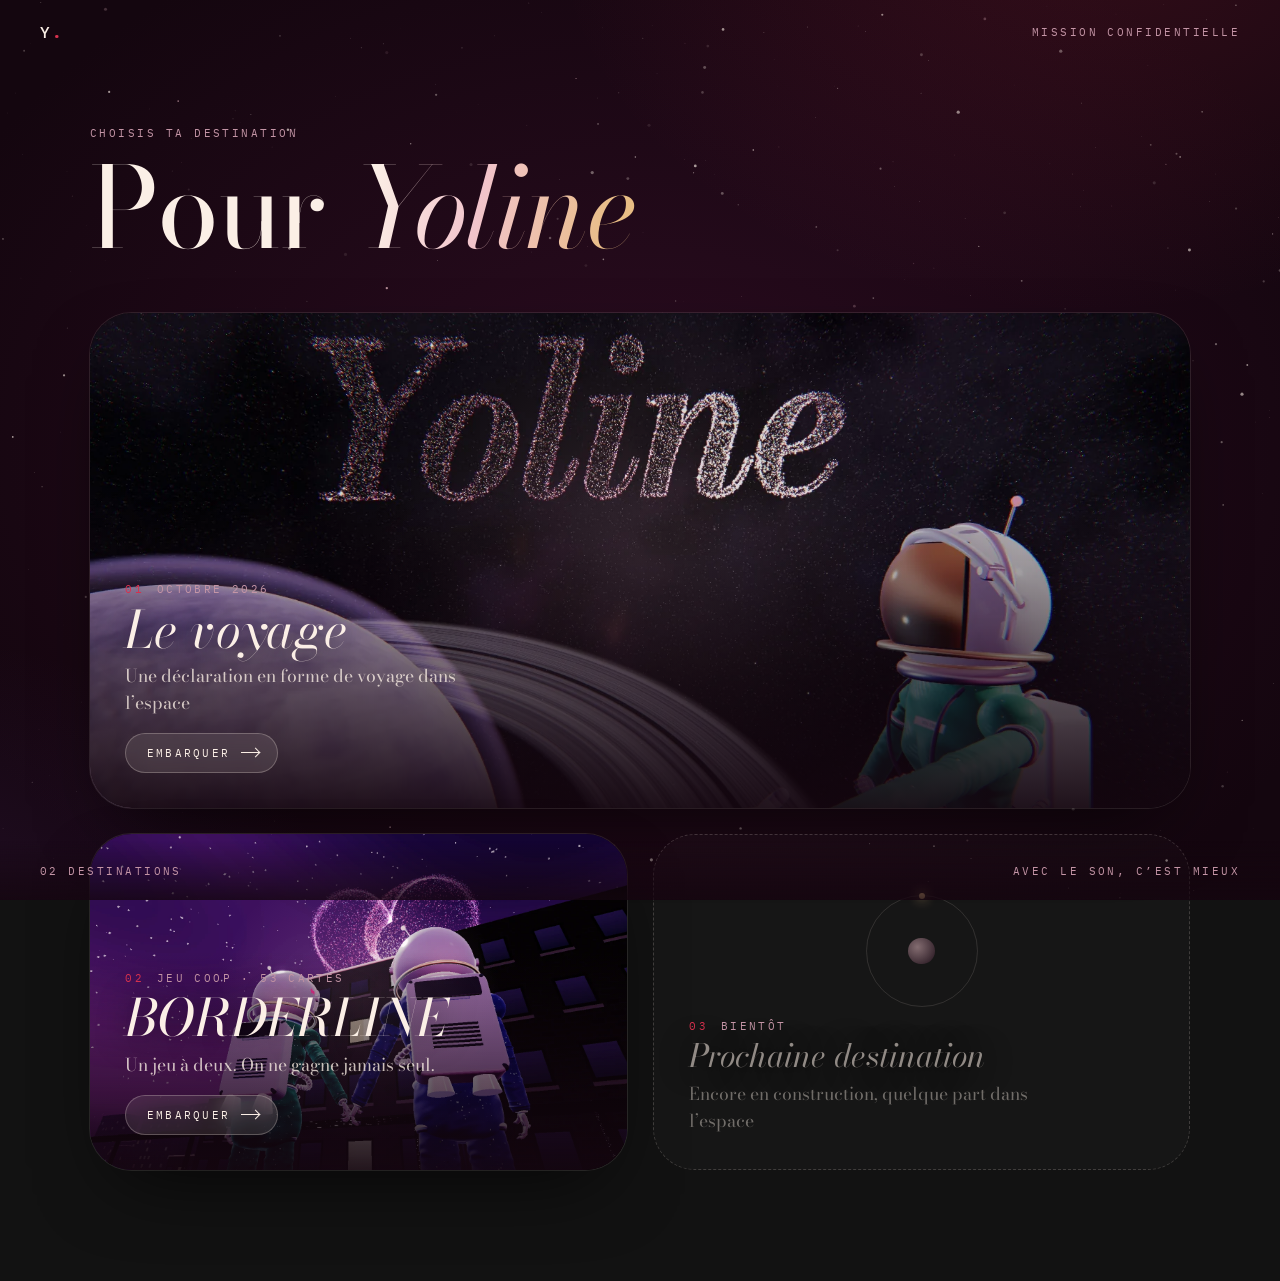
<file: index.html>
<!doctype html>
<html lang="fr">
<head>
<meta charset="utf-8">
<meta name="viewport" content="width=device-width, initial-scale=1, viewport-fit=cover">
<meta name="theme-color" content="#14060f">
<meta name="description" content="Toutes les destinations, rien que pour toi.">
<meta property="og:title" content="Pour Yoline">
<meta property="og:description" content="Choisis ta destination.">
<meta property="og:image" content="launcher/img/og.jpg">
<title>Pour Yoline</title>
<link rel="icon" href="data:image/svg+xml,%3Csvg xmlns='http://www.w3.org/2000/svg' viewBox='0 0 100 100'%3E%3Crect width='100' height='100' rx='22' fill='%2314060f'/%3E%3Cpath fill='%23d8324f' d='M50 82C24 63 12 49 12 34C12 22 21 14 32 14C40 14 46 19 50 26C54 19 60 14 68 14C79 14 88 22 88 34C88 49 76 63 50 82Z'/%3E%3C/svg%3E">
<link rel="preconnect" href="https://fonts.googleapis.com">
<link rel="preconnect" href="https://fonts.gstatic.com" crossorigin>
<link rel="stylesheet" href="https://fonts.googleapis.com/css2?family=Bodoni+Moda:ital,opsz,wght@0,6..96,400..800;1,6..96,400..800&family=IBM+Plex+Mono:wght@400;500&display=swap">
<link rel="stylesheet" href="launcher/style.css">
</head>
<body>

<canvas id="sky" aria-hidden="true"></canvas>

<header class="top">
  <span class="mono">Y<b>.</b></span>
  <span class="label">Mission confidentielle</span>
</header>

<main class="wrap">
  <div class="head">
    <p class="label eyebrow">Choisis ta destination</p>
    <h1 class="title">Pour <em>Yoline</em></h1>
  </div>
  <ul class="grid" id="grid"></ul>
</main>

<footer class="bottom">
  <span class="label" id="count"></span>
  <span class="label">Avec le son, c’est mieux</span>
</footer>

<div id="veil" aria-hidden="true"></div>

<script src="launcher/sites.js"></script>
<script src="launcher/main.js"></script>
</body>
</html>
</file>
<file: launcher/style.css>
:root {
  --ink: #14060f;
  --plum: #2b0c20;
  --wax-hot: #d8324f;
  --blush: #f2c4cc;
  --paper: #fbefe6;
  --gold: #e8bd84;
  --muted: #c495a6;
  --f-display: 'Bodoni Moda', 'Didot', 'Bodoni 72', Georgia, serif;
  --f-mono: 'IBM Plex Mono', ui-monospace, Menlo, Consolas, monospace;
  --expo: cubic-bezier(0.16, 1, 0.3, 1);
  --r: clamp(1.6rem, 4vw, 2.6rem);
  color-scheme: dark;
}

*,
*::before,
*::after {
  box-sizing: border-box;
  margin: 0;
  padding: 0;
}

html,
body {
  min-height: 100%;
}

body {
  background: radial-gradient(60vmax 45vmax at 85% -10%, rgba(216, 50, 79, 0.16), transparent 70%),
    radial-gradient(55vmax 40vmax at -10% 110%, rgba(110, 60, 160, 0.18), transparent 70%),
    radial-gradient(80vmax 60vmax at 50% 50%, var(--plum), var(--ink) 75%);
  background-attachment: fixed;
  color: var(--paper);
  font-family: var(--f-display);
  -webkit-font-smoothing: antialiased;
  overflow-x: hidden;
}

#sky {
  position: fixed;
  inset: 0;
  width: 100%;
  height: 100%;
  pointer-events: none;
}

.label {
  font-family: var(--f-mono);
  font-size: 0.7rem;
  letter-spacing: 0.22em;
  text-transform: uppercase;
  color: var(--muted);
}

.mono {
  font-family: var(--f-mono);
  font-weight: 500;
  letter-spacing: 0.1em;
}

.mono b {
  color: var(--wax-hot);
}

.top,
.bottom {
  position: fixed;
  left: 0;
  right: 0;
  z-index: 3;
  display: flex;
  justify-content: space-between;
  align-items: center;
  padding: 1.4rem clamp(1rem, 4vw, 2.5rem);
  pointer-events: none;
  animation: fade 1.2s var(--expo) both;
}

.top {
  top: 0;
  padding-top: max(1.4rem, env(safe-area-inset-top));
}

.bottom {
  bottom: 0;
  padding-bottom: max(1.4rem, env(safe-area-inset-bottom));
  background: linear-gradient(transparent, rgba(20, 6, 15, 0.8));
}

.wrap {
  position: relative;
  z-index: 2;
  width: min(1180px, 100%);
  margin: 0 auto;
  padding: clamp(6rem, 14vh, 9rem) clamp(1rem, 4vw, 2.5rem) 7rem;
}

.head {
  margin-bottom: clamp(2.2rem, 6vh, 3.6rem);
}

.eyebrow {
  margin-bottom: 1rem;
  animation: rise 1.2s var(--expo) 0.1s both;
}

.title {
  font-weight: 400;
  font-size: clamp(3rem, 11vw, 7rem);
  line-height: 0.92;
  letter-spacing: -0.02em;
  animation: rise 1.4s var(--expo) 0.2s both;
}

.title em {
  font-style: italic;
  background: linear-gradient(100deg, var(--paper) 10%, var(--blush) 45%, var(--gold) 90%);
  -webkit-background-clip: text;
  background-clip: text;
  color: transparent;
}

.grid {
  list-style: none;
  display: grid;
  grid-template-columns: repeat(auto-fill, minmax(min(100%, 22rem), 1fr));
  gap: clamp(1rem, 2.4vw, 1.6rem);
}

.grid li:first-child {
  grid-column: 1 / -1;
}

.bubble {
  --rx: 0deg;
  --ry: 0deg;
  --mx: 50%;
  --my: 50%;
  position: relative;
  display: block;
  aspect-ratio: 16 / 10;
  border-radius: var(--r);
  overflow: hidden;
  isolation: isolate;
  color: inherit;
  text-decoration: none;
  background: var(--ink);
  box-shadow:
    0 0 0 1px rgba(251, 239, 230, 0.1),
    0 30px 80px -30px rgba(0, 0, 0, 0.8);
  transform: perspective(1200px) rotateX(var(--rx)) rotateY(var(--ry));
  transition:
    transform 0.6s var(--expo),
    box-shadow 0.6s var(--expo);
  animation: pop 1.3s var(--expo) var(--d) both;
}

.grid li:first-child .bubble {
  aspect-ratio: 16 / 7.2;
}

a.bubble:hover,
a.bubble:focus-visible {
  box-shadow:
    0 0 0 1px rgba(242, 196, 204, 0.45),
    0 0 60px -10px rgba(216, 50, 79, 0.45),
    0 40px 90px -30px rgba(0, 0, 0, 0.9);
  outline: none;
}

.media {
  position: absolute;
  inset: 0;
  z-index: -2;
}

.media img {
  width: 100%;
  height: 100%;
  object-fit: cover;
  object-position: 60% 40%;
  display: block;
  transform: scale(1.04);
  transition:
    transform 1.6s var(--expo),
    filter 1.6s var(--expo);
  animation: drift 26s ease-in-out infinite alternate;
}

a.bubble:hover .media img {
  transform: scale(1.1);
  filter: brightness(1.08) saturate(1.1);
}

.shade {
  position: absolute;
  inset: 0;
  z-index: -1;
  background: linear-gradient(180deg, rgba(20, 6, 15, 0) 35%, rgba(20, 6, 15, 0.92) 100%),
    radial-gradient(circle at var(--mx) var(--my), rgba(242, 196, 204, 0.16), transparent 45%);
}

.ring {
  position: absolute;
  inset: 0;
  border-radius: inherit;
  pointer-events: none;
  padding: 1px;
  background: linear-gradient(
    140deg,
    rgba(232, 189, 132, 0.7),
    transparent 35%,
    transparent 65%,
    rgba(216, 50, 79, 0.6)
  );
  -webkit-mask:
    linear-gradient(#000 0 0) content-box,
    linear-gradient(#000 0 0);
  -webkit-mask-composite: xor;
  mask-composite: exclude;
  opacity: 0;
  transition: opacity 0.6s var(--expo);
}

a.bubble:hover .ring,
a.bubble:focus-visible .ring {
  opacity: 1;
}

.meta {
  position: absolute;
  left: 0;
  right: 0;
  bottom: 0;
  display: flex;
  flex-direction: column;
  gap: 0.45rem;
  padding: clamp(1.2rem, 3vw, 2.2rem);
}

.row {
  display: flex;
  align-items: center;
  gap: 0.8rem;
  font-family: var(--f-mono);
  font-size: 0.68rem;
  letter-spacing: 0.22em;
  text-transform: uppercase;
}

.num {
  color: var(--wax-hot);
}

.tag {
  color: var(--muted);
}

.name {
  font-size: clamp(1.7rem, 4.4vw, 3.2rem);
  font-style: italic;
  line-height: 1;
  text-shadow: 0 2px 30px rgba(0, 0, 0, 0.6);
}

.sub {
  max-width: 34ch;
  font-size: clamp(0.95rem, 2vw, 1.1rem);
  color: rgba(251, 239, 230, 0.78);
}

.go {
  margin-top: 0.6rem;
  display: inline-flex;
  align-items: center;
  gap: 0.7rem;
  align-self: flex-start;
  padding: 0.75rem 1.15rem 0.75rem 1.3rem;
  border-radius: 999px;
  font-family: var(--f-mono);
  font-size: 0.7rem;
  letter-spacing: 0.2em;
  text-transform: uppercase;
  background: rgba(251, 239, 230, 0.1);
  border: 1px solid rgba(251, 239, 230, 0.25);
  backdrop-filter: blur(10px);
  -webkit-backdrop-filter: blur(10px);
  transition:
    background 0.5s var(--expo),
    color 0.5s var(--expo),
    border-color 0.5s var(--expo);
}

.go i {
  position: relative;
  width: 1.1rem;
  height: 1px;
  background: currentColor;
  transition: transform 0.5s var(--expo);
}

.go i::after {
  content: '';
  position: absolute;
  right: 0;
  top: -3px;
  width: 7px;
  height: 7px;
  border-top: 1px solid currentColor;
  border-right: 1px solid currentColor;
  transform: rotate(45deg);
}

a.bubble:hover .go {
  background: var(--paper);
  border-color: var(--paper);
  color: var(--ink);
}

a.bubble:hover .go i {
  transform: translateX(4px);
}

.soon {
  display: flex;
  background: rgba(251, 239, 230, 0.02);
  box-shadow: none;
  border: 1px dashed rgba(251, 239, 230, 0.18);
}

.soon .name {
  color: rgba(251, 239, 230, 0.55);
  font-size: clamp(1.4rem, 3vw, 2rem);
}

.soon .sub {
  color: rgba(251, 239, 230, 0.4);
}

.orbit {
  position: absolute;
  top: 18%;
  left: 50%;
  width: 7rem;
  height: 7rem;
  margin-left: -3.5rem;
  border-radius: 50%;
  border: 1px solid rgba(251, 239, 230, 0.12);
  animation: spin 14s linear infinite;
}

.orbit::before {
  content: '';
  position: absolute;
  inset: 38%;
  border-radius: 50%;
  background: radial-gradient(circle at 35% 35%, var(--blush), var(--plum));
  opacity: 0.5;
}

.orbit i {
  position: absolute;
  top: -3px;
  left: 50%;
  width: 6px;
  height: 6px;
  margin-left: -3px;
  border-radius: 50%;
  background: var(--gold);
  box-shadow: 0 0 12px var(--gold);
}

#veil {
  position: fixed;
  inset: 0;
  z-index: 10;
  background: var(--ink);
  opacity: 0;
  pointer-events: none;
  transition: opacity 0.8s var(--expo) 0.1s;
}

.leaving #veil {
  opacity: 1;
}

.bubble.launch {
  transform: perspective(1200px) scale(1.04);
}

.bubble.launch .media img {
  transform: scale(1.35);
  filter: brightness(1.3);
  transition-duration: 1s;
}

@keyframes rise {
  from {
    opacity: 0;
    transform: translateY(24px);
  }
}

@keyframes fade {
  from {
    opacity: 0;
  }
}

@keyframes pop {
  from {
    opacity: 0;
    transform: perspective(1200px) translateY(40px) scale(0.96);
  }
}

@keyframes drift {
  to {
    object-position: 45% 50%;
  }
}

@keyframes spin {
  to {
    transform: rotate(360deg);
  }
}

@media (max-width: 640px) {
  .grid li:first-child .bubble {
    aspect-ratio: 1 / 1.08;
  }

  .grid li:first-child .media img {
    object-position: 57% 40%;
    animation: none;
  }

  .bottom .label + .label {
    display: none;
  }

  .soon {
    aspect-ratio: 16 / 11;
  }

  .orbit {
    top: 14%;
    width: 5rem;
    height: 5rem;
    margin-left: -2.5rem;
  }
}

@media (prefers-reduced-motion: reduce) {
  *,
  *::before,
  *::after {
    animation: none !important;
    transition: none !important;
  }
}
</file>
